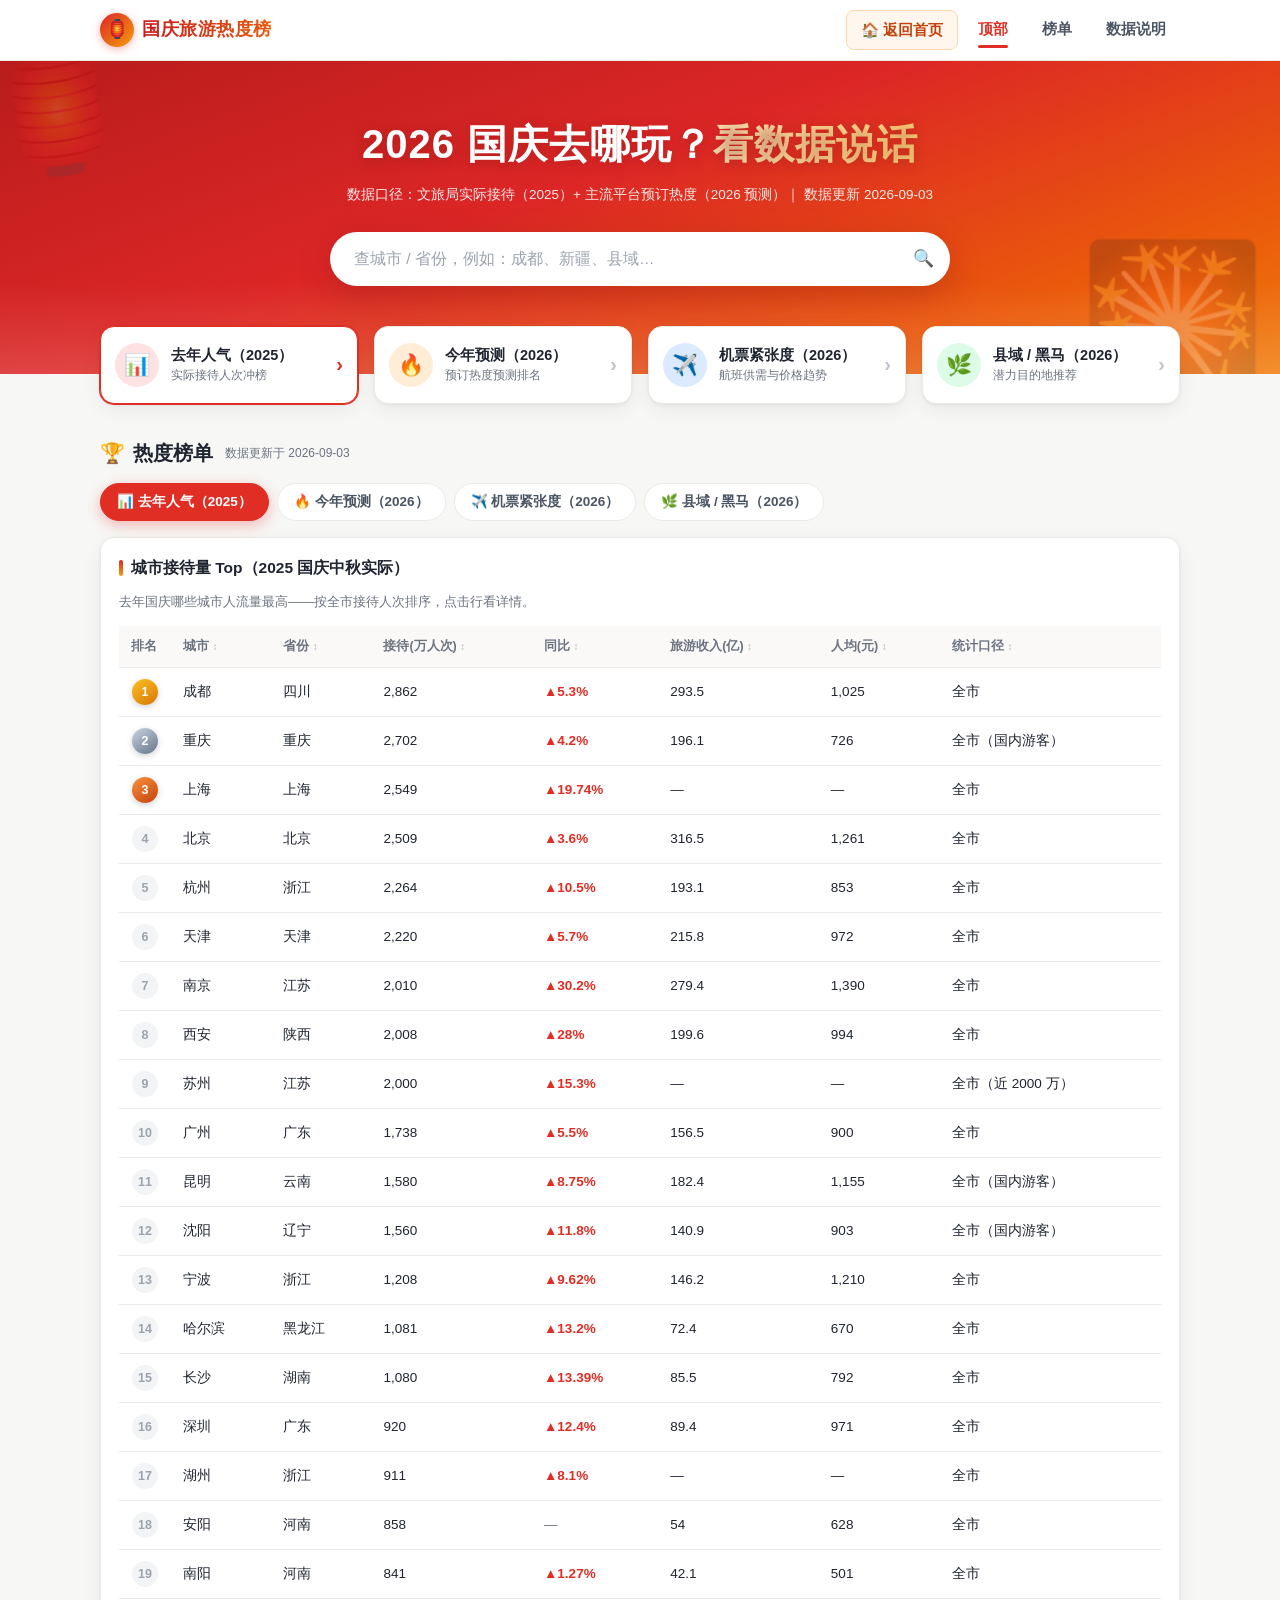
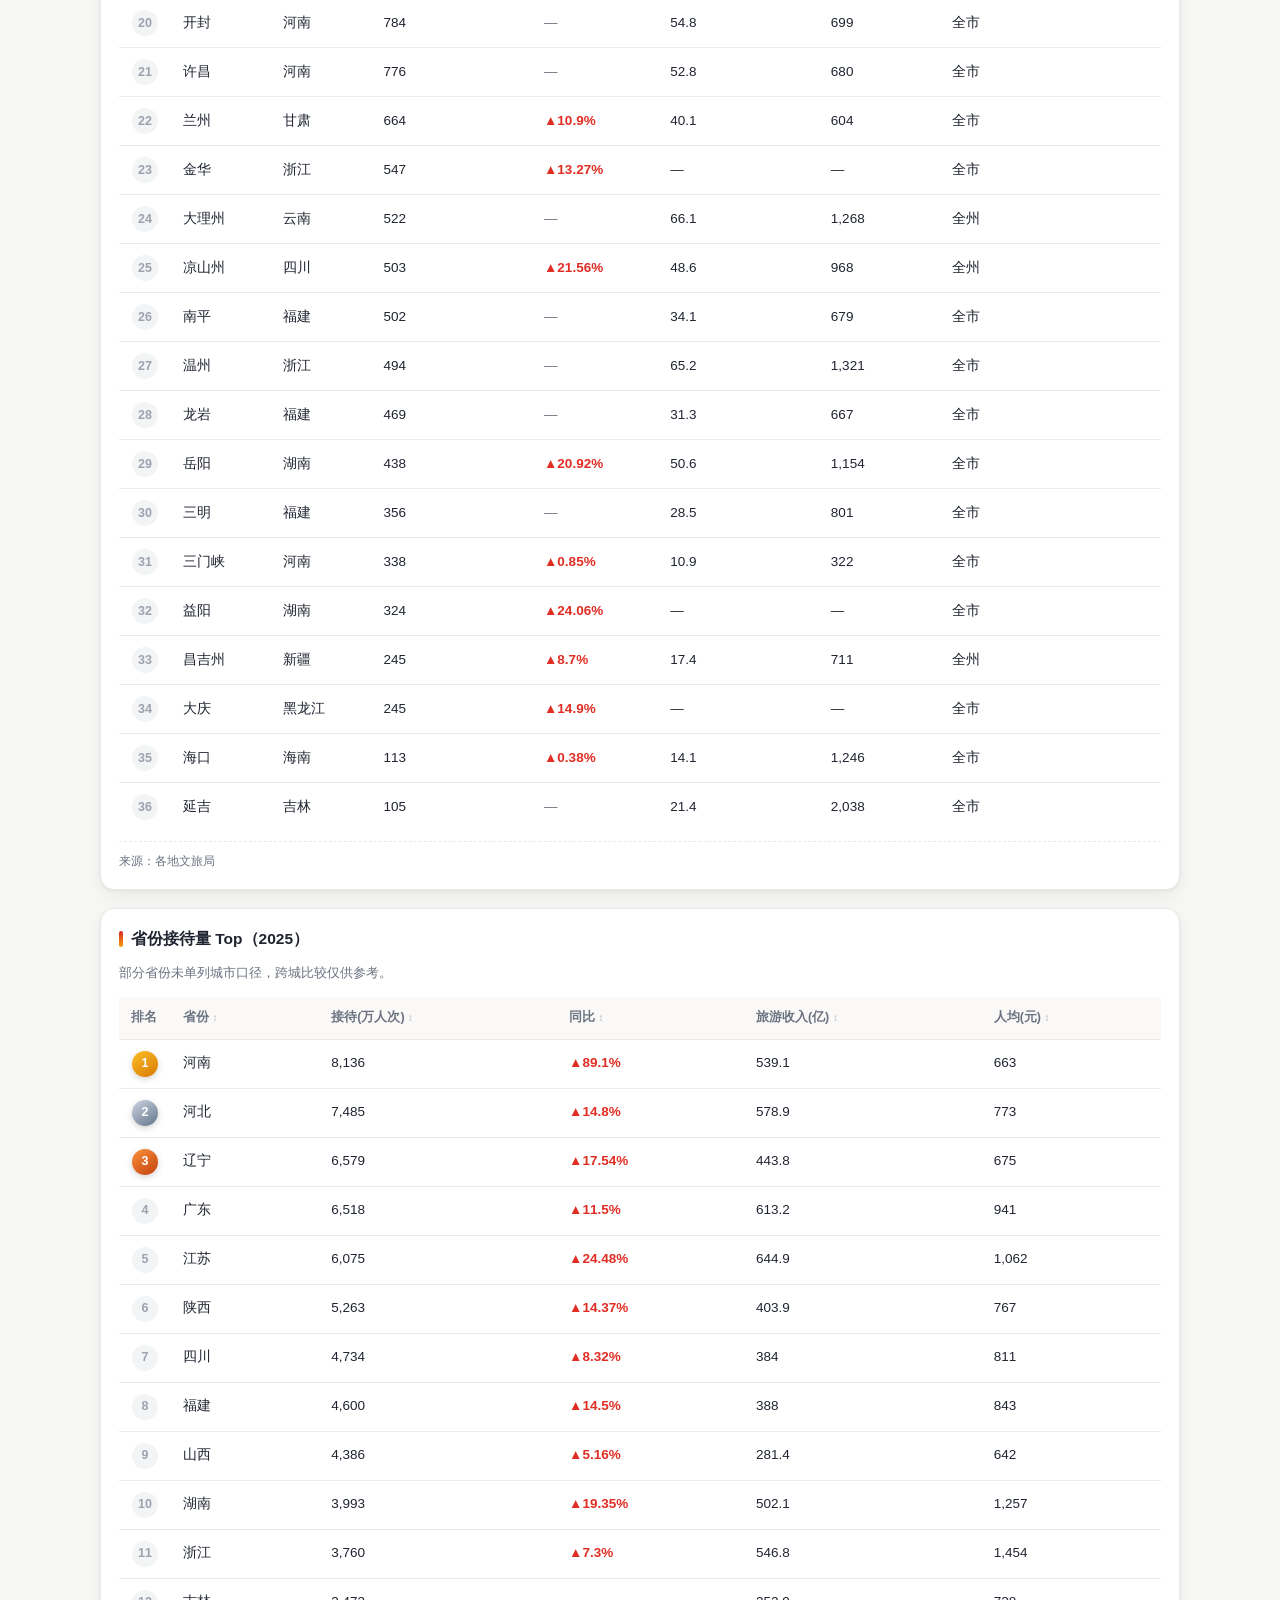
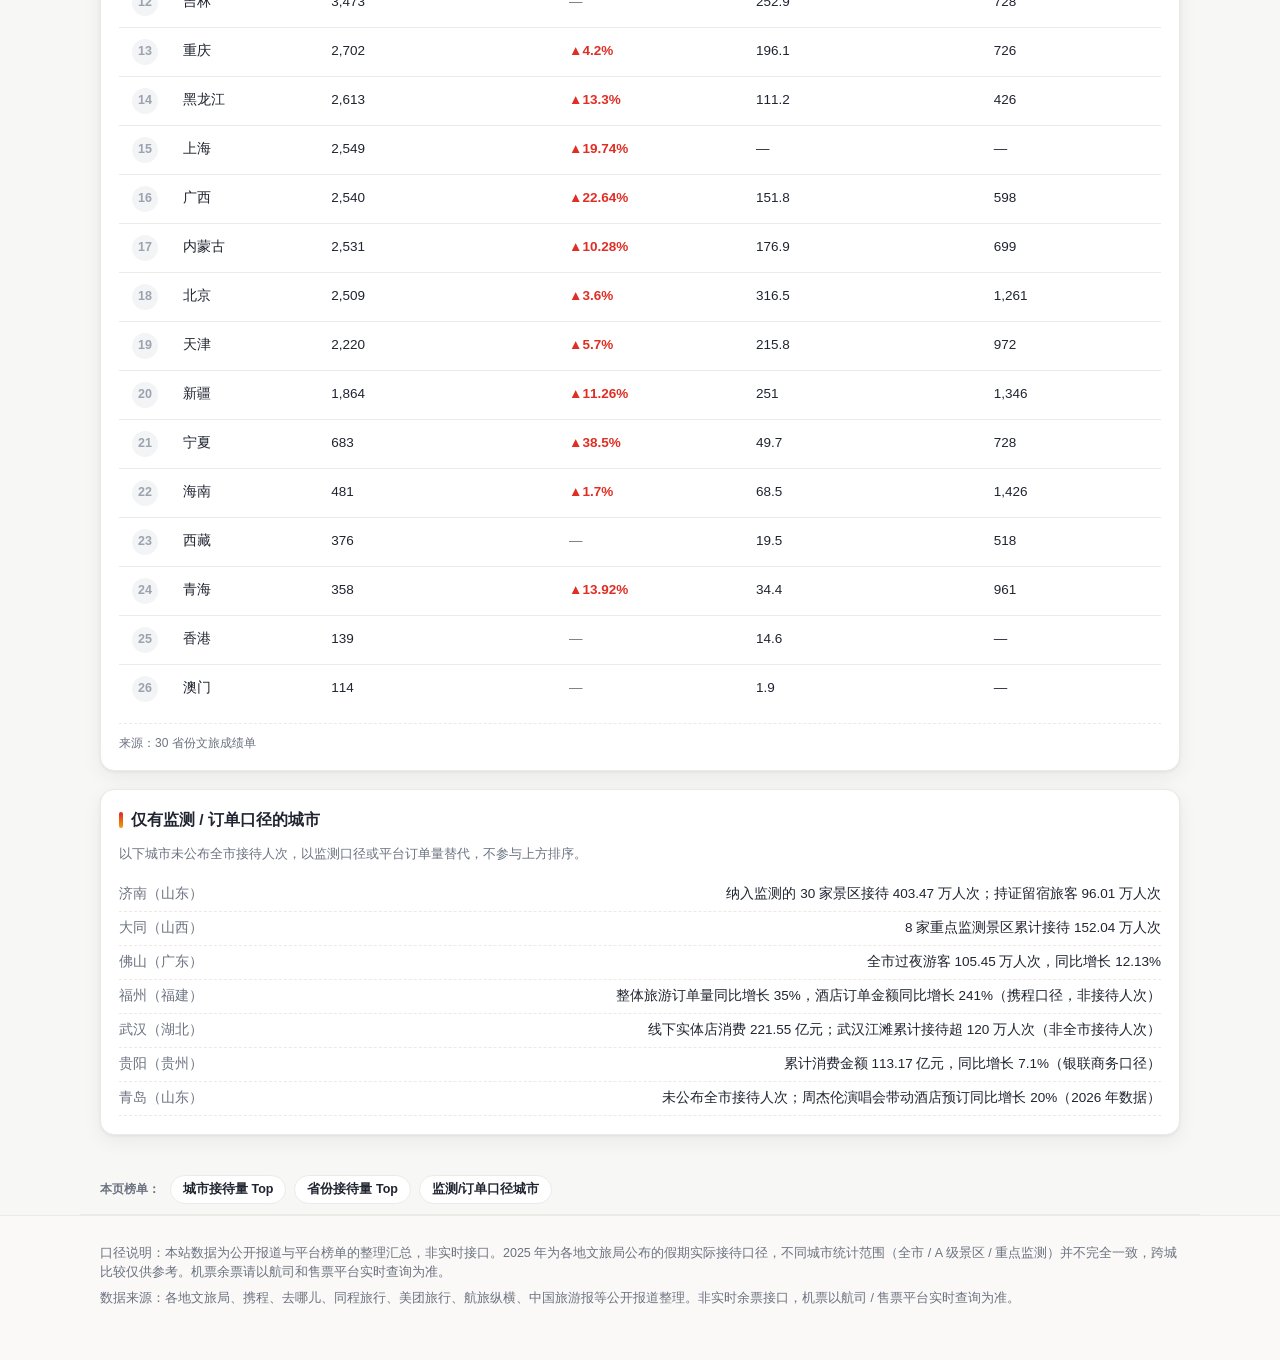
<file: guoqing-travel/index.html>
<!doctype html>
<html lang="zh-CN">
<head>
  <meta charset="utf-8" />
  <meta name="viewport" content="width=device-width, initial-scale=1" />
  <title>国庆旅游热度榜 · 查询工具</title>
  <meta name="description" content="2025 国庆实际人气 + 2026 国庆预测热度与机票紧张度查询榜单" />
  <link rel="stylesheet" href="styles.css?v=20260905a" />
</head>
<body id="top">

  <!-- 顶部白色吸顶导航 -->
  <header class="topnav">
    <div class="wrap topnav-inner">
      <a class="brand" href="#top">
        <span class="brand-mark">🏮</span>
        <span class="brand-name">国庆旅游热度榜</span>
      </a>
      <nav class="nav-links">
        <a href="/" class="nav-link home-link">🏠 返回首页</a>
        <a href="#top" class="nav-link active">顶部</a>
        <a href="#rank-top" class="nav-link">榜单</a>
        <a href="#disclaimer" class="nav-link">数据说明</a>
      </nav>
    </div>
  </header>

  <!-- Hero 区：标题 + 大搜索框 -->
  <section class="hero">
    <div class="hero-deco hero-deco-l" aria-hidden="true">🏮</div>
    <div class="hero-deco hero-deco-r" aria-hidden="true">🎇</div>
    <div class="wrap hero-inner">
      <h2 class="hero-title">2026 国庆去哪玩？<em>看数据说话</em></h2>
      <p class="hero-sub" id="subtitle">加载中…</p>
      <div class="search-box">
        <input id="search" type="search" placeholder="查城市 / 省份，例如：成都、新疆、县域…" autocomplete="off" />
        <button id="clearBtn" type="button" title="清空">✕</button>
        <span class="search-icon" aria-hidden="true">🔍</span>
      </div>
    </div>
  </section>

  <!-- 四张分类入口卡片（点击切换下方榜单） -->
  <section class="wrap cat-wrap" aria-label="榜单分类入口">
    <button class="cat-card active" type="button" data-tab="actual">
      <span class="cat-icon ci-red">📊</span>
      <span class="cat-text">
        <b>去年人气（2025）</b>
        <small>实际接待人次冲榜</small>
      </span>
      <span class="cat-arrow">›</span>
    </button>
    <button class="cat-card" type="button" data-tab="predict">
      <span class="cat-icon ci-orange">🔥</span>
      <span class="cat-text">
        <b>今年预测（2026）</b>
        <small>预订热度预测排名</small>
      </span>
      <span class="cat-arrow">›</span>
    </button>
    <button class="cat-card" type="button" data-tab="ticket">
      <span class="cat-icon ci-blue">✈️</span>
      <span class="cat-text">
        <b>机票紧张度（2026）</b>
        <small>航班供需与价格趋势</small>
      </span>
      <span class="cat-arrow">›</span>
    </button>
    <button class="cat-card" type="button" data-tab="county">
      <span class="cat-icon ci-green">🌿</span>
      <span class="cat-text">
        <b>县域 / 黑马（2026）</b>
        <small>潜力目的地推荐</small>
      </span>
      <span class="cat-arrow">›</span>
    </button>
  </section>

  <!-- 榜单区 -->
  <main class="wrap" id="rank-top">
    <div class="rank-head">
      <h3 class="rank-title"><span class="rank-trophy">🏆</span> 热度榜单 <small id="updatedAt"></small></h3>
      <nav class="tabs" id="tabs">
        <button class="tab active" data-tab="actual">📊 去年人气（2025）</button>
        <button class="tab" data-tab="predict">🔥 今年预测（2026）</button>
        <button class="tab" data-tab="ticket">✈️ 机票紧张度（2026）</button>
        <button class="tab" data-tab="county">🌿 县域 / 黑马（2026）</button>
      </nav>
    </div>
    <!-- 各榜单由 app.js 渲染 -->
    <div id="main"></div>
  </main>

  <nav class="toc wrap" id="toc" aria-label="本页榜单导航"></nav>

  <footer class="site-footer">
    <div class="wrap">
      <p id="disclaimer">数据说明加载中…</p>
      <p class="muted">数据来源：各地文旅局、携程、去哪儿、同程旅行、美团旅行、航旅纵横、中国旅游报等公开报道整理。非实时余票接口，机票以航司 / 售票平台实时查询为准。</p>
    </div>
  </footer>

  <!-- 城市详情弹层 -->
  <div class="modal-backdrop" id="modal" hidden>
    <div class="modal" role="dialog" aria-modal="true">
      <button class="modal-close" id="modalClose" type="button">✕</button>
      <div id="modalBody"></div>
    </div>
  </div>

  <button id="toTop" type="button" title="回到顶部" aria-label="回到顶部">↑<span>顶部</span></button>

  <script src="data.js?v=20260904a"></script>
  <script src="app.js?v=20260904a"></script>
</body>
</html>
</file>
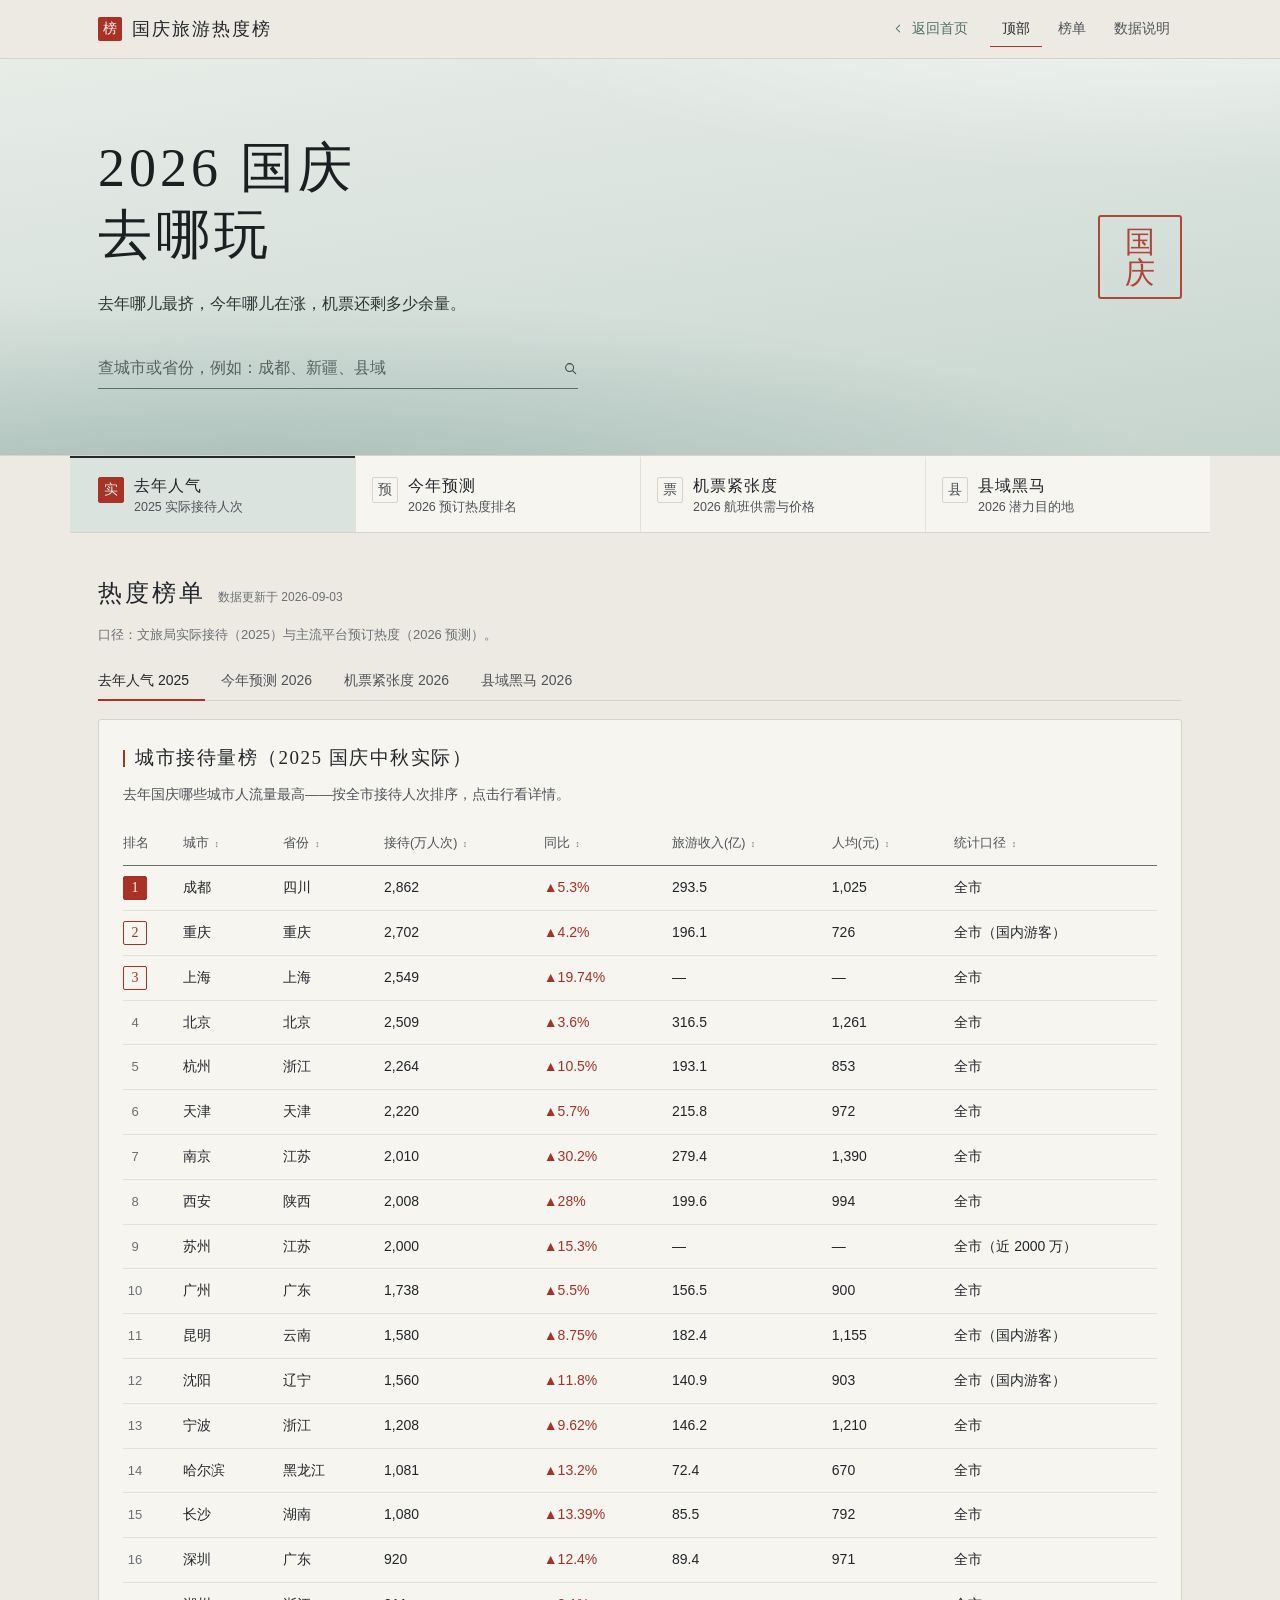
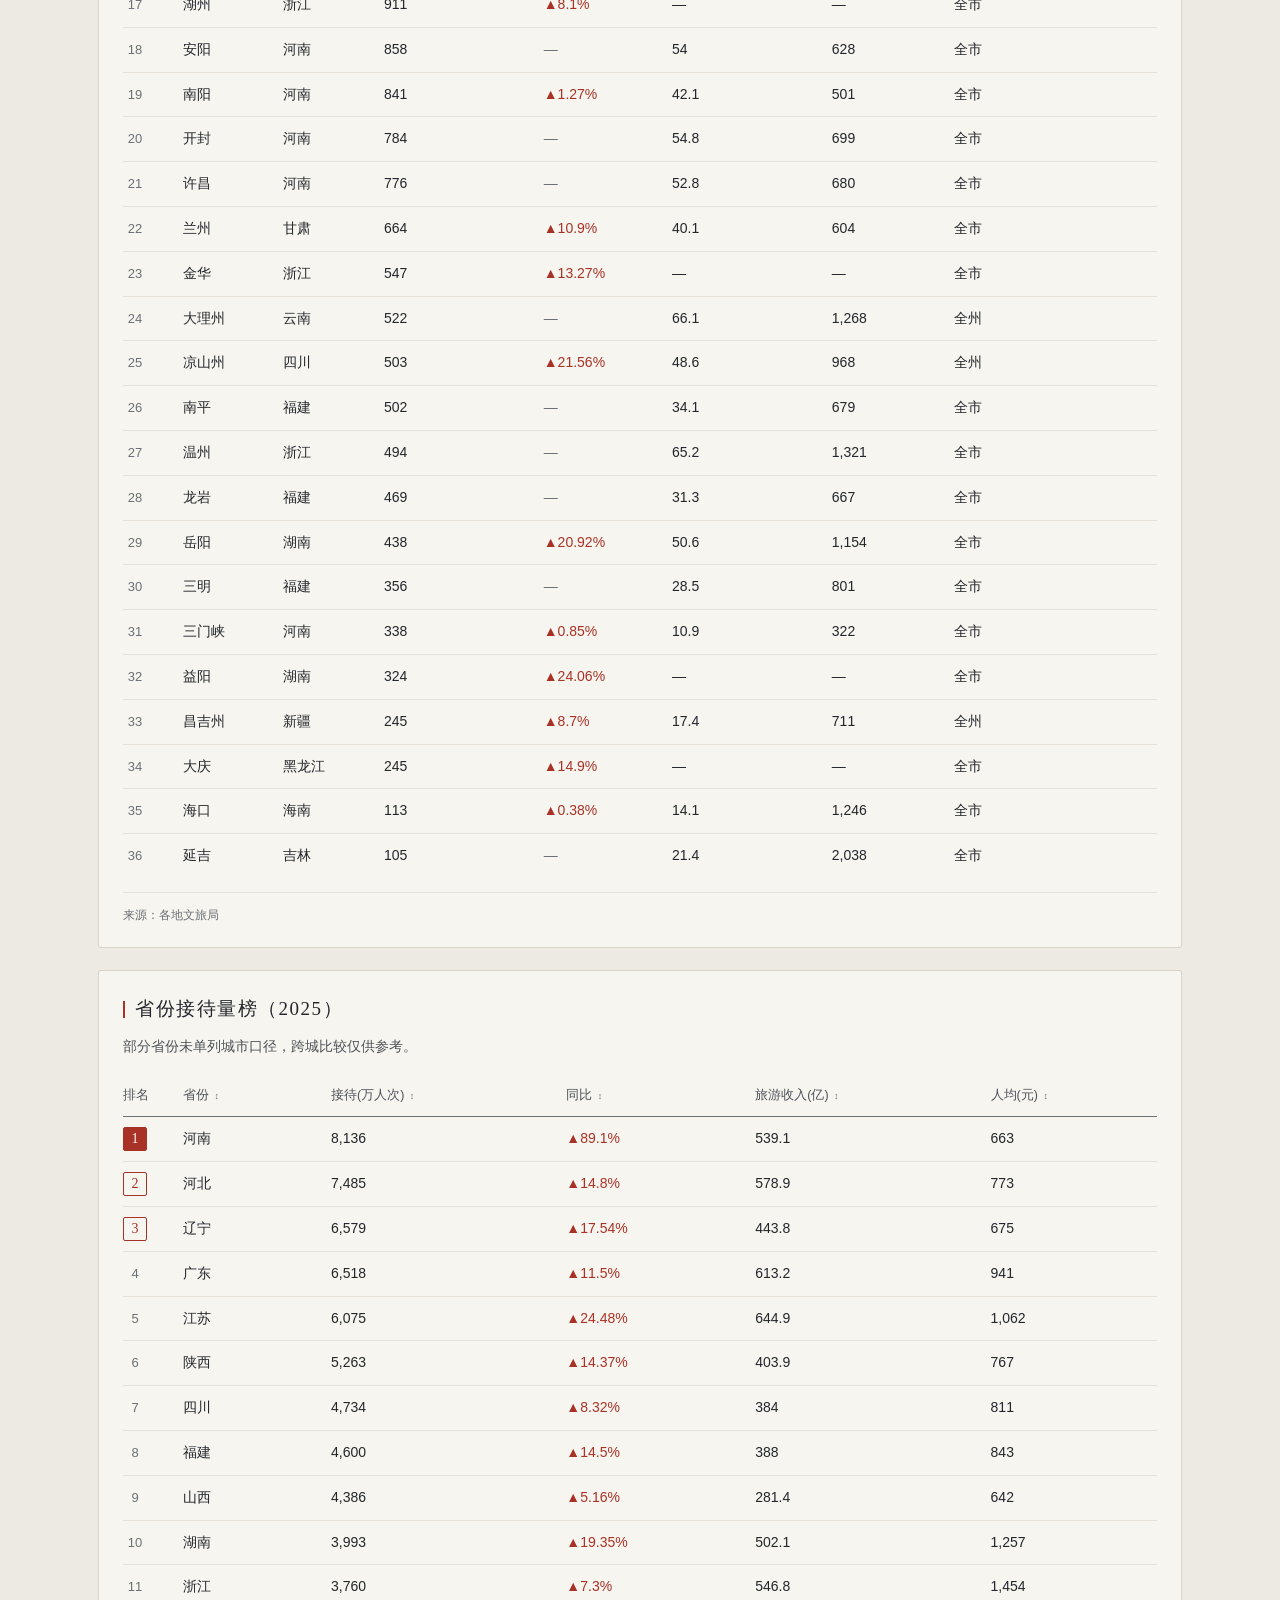
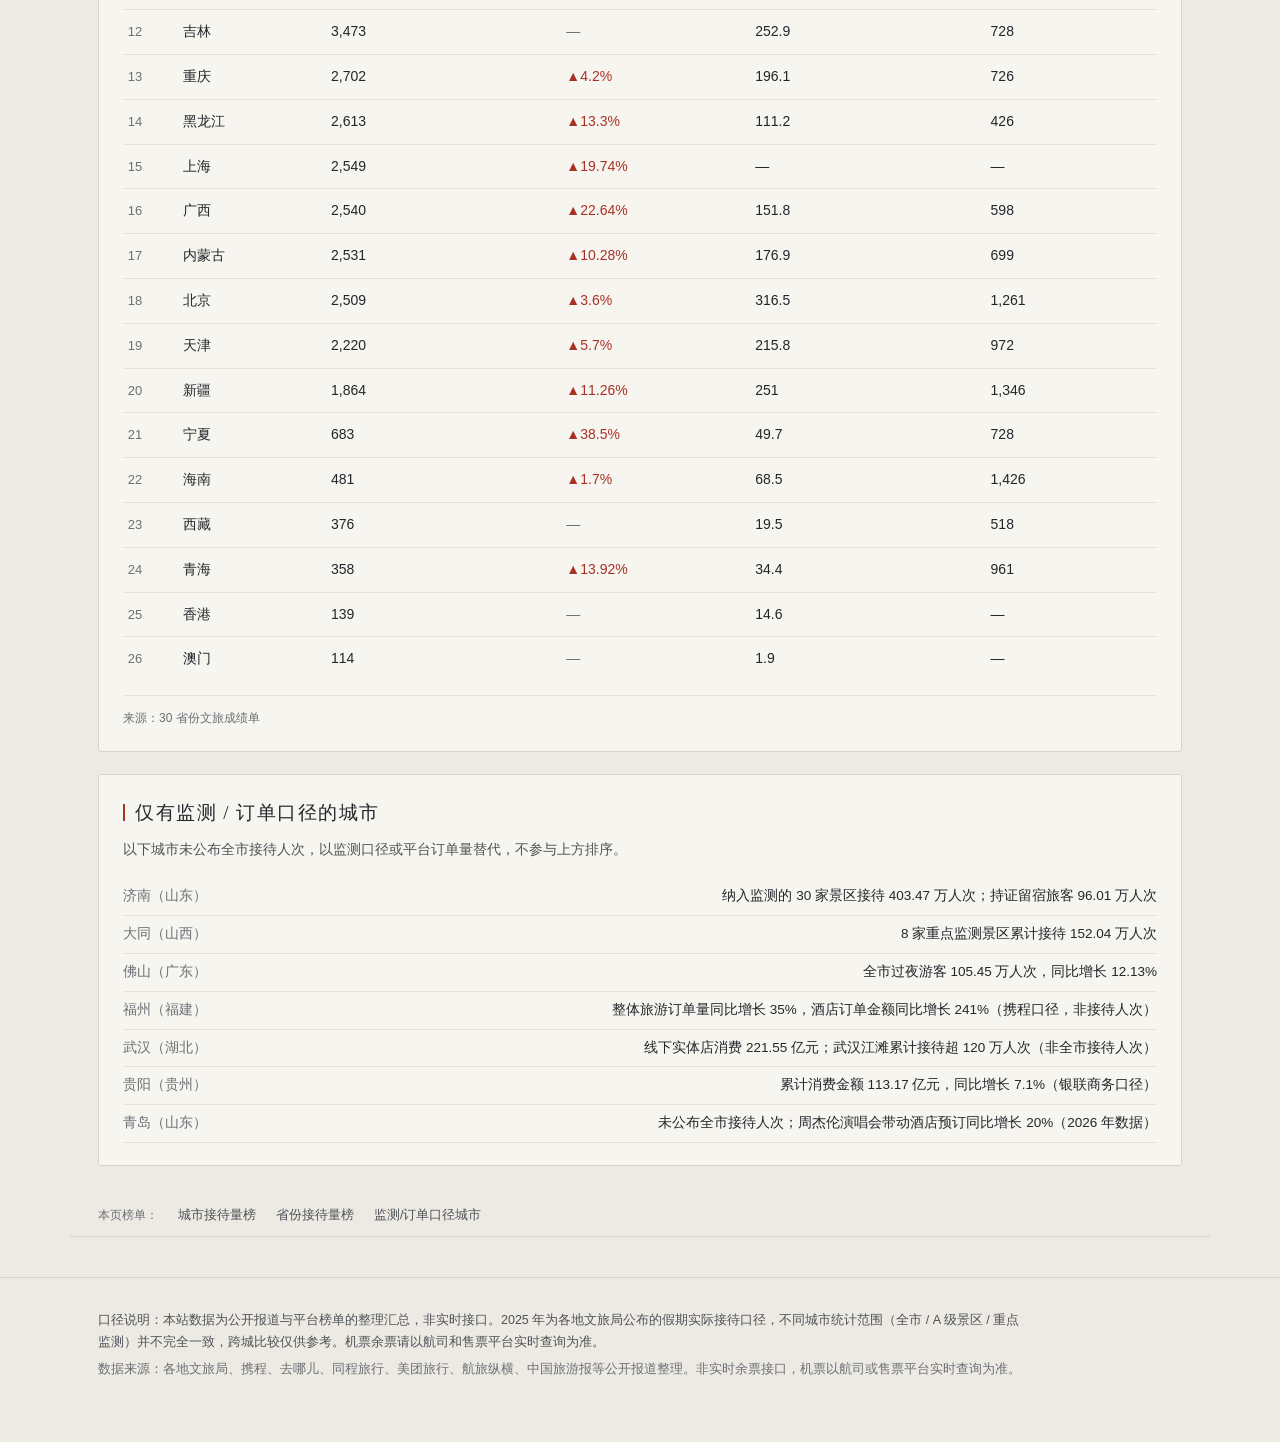
<file: travel/index.html>
<!doctype html>
<html lang="zh-CN">
<head>
  <meta charset="utf-8" />
  <meta name="viewport" content="width=device-width, initial-scale=1" />
  <title>国庆旅游热度榜 · 查询工具</title>
  <meta name="description" content="2025 国庆实际人气 + 2026 国庆预测热度与机票紧张度查询榜单" />
  <link rel="stylesheet" href="styles.css?v=20260903song" />
</head>
<body id="top">

  <header class="topnav">
    <div class="wrap topnav-inner">
      <a class="brand" href="#top">
        <span class="seal" aria-hidden="true">榜</span>
        <span class="brand-name">国庆旅游热度榜</span>
      </a>
      <nav class="nav-links">
        <a href="/" class="nav-link home-link">
          <svg class="ico" viewBox="0 0 20 20" aria-hidden="true"><path d="M11.5 5.5 L7 10 l4.5 4.5" stroke-linecap="round" stroke-linejoin="round"/></svg>
          返回首页
        </a>
        <a href="#top" class="nav-link active">顶部</a>
        <a href="#rank-top" class="nav-link">榜单</a>
        <a href="#disclaimer" class="nav-link">数据说明</a>
      </nav>
    </div>
  </header>

  <section class="hero">
    <div class="wrap">
      <div class="hero-inner">
        <h1 class="hero-title">2026 国庆<em>去哪玩</em></h1>
        <p class="hero-lede">去年哪儿最挤，今年哪儿在涨，机票还剩多少余量。</p>
        <div class="search-box">
          <input id="search" type="search" placeholder="查城市或省份，例如：成都、新疆、县域" autocomplete="off" aria-label="查城市或省份" />
          <span class="search-icon" aria-hidden="true">
            <svg class="ico" viewBox="0 0 20 20"><circle cx="8.8" cy="8.8" r="5.3"/><path d="M12.8 12.8 L17 17" stroke-linecap="round"/></svg>
          </span>
          <button id="clearBtn" type="button" title="清空" aria-label="清空搜索">×</button>
        </div>
      </div>
    </div>
    <div class="hero-seal" aria-hidden="true"><span>国</span><span>庆</span></div>
  </section>

  <section class="wrap cat-wrap" aria-label="榜单分类入口">
    <button class="cat-card active" type="button" data-tab="actual">
      <span class="cat-icon" aria-hidden="true">实</span>
      <span class="cat-text">
        <b>去年人气</b>
        <small>2025 实际接待人次</small>
      </span>
    </button>
    <button class="cat-card" type="button" data-tab="predict">
      <span class="cat-icon" aria-hidden="true">预</span>
      <span class="cat-text">
        <b>今年预测</b>
        <small>2026 预订热度排名</small>
      </span>
    </button>
    <button class="cat-card" type="button" data-tab="ticket">
      <span class="cat-icon" aria-hidden="true">票</span>
      <span class="cat-text">
        <b>机票紧张度</b>
        <small>2026 航班供需与价格</small>
      </span>
    </button>
    <button class="cat-card" type="button" data-tab="county">
      <span class="cat-icon" aria-hidden="true">县</span>
      <span class="cat-text">
        <b>县域黑马</b>
        <small>2026 潜力目的地</small>
      </span>
    </button>
  </section>

  <main class="wrap" id="rank-top">
    <div class="rank-head">
      <h2 class="rank-title">热度榜单 <small id="updatedAt"></small></h2>
      <p class="hero-sub" id="subtitle">加载中…</p>
      <nav class="tabs" id="tabs">
        <button class="tab active" data-tab="actual">去年人气 2025</button>
        <button class="tab" data-tab="predict">今年预测 2026</button>
        <button class="tab" data-tab="ticket">机票紧张度 2026</button>
        <button class="tab" data-tab="county">县域黑马 2026</button>
      </nav>
    </div>
    <!-- 各榜单由 app.js 渲染 -->
    <div id="main"></div>
  </main>

  <nav class="toc wrap" id="toc" aria-label="本页榜单导航"></nav>

  <footer class="site-footer">
    <div class="wrap">
      <p id="disclaimer">数据说明加载中…</p>
      <p class="muted">数据来源：各地文旅局、携程、去哪儿、同程旅行、美团旅行、航旅纵横、中国旅游报等公开报道整理。非实时余票接口，机票以航司或售票平台实时查询为准。</p>
    </div>
  </footer>

  <!-- 城市详情弹层 -->
  <div class="modal-backdrop" id="modal" hidden>
    <div class="modal" role="dialog" aria-modal="true">
      <button class="modal-close" id="modalClose" type="button" aria-label="关闭">×</button>
      <div id="modalBody"></div>
    </div>
  </div>

  <button id="toTop" type="button" title="回到顶部" aria-label="回到顶部">顶<span>顶部</span></button>

  <script src="data.js?v=20260903song"></script>
  <script src="app.js?v=20260903song"></script>
</body>
</html>
</file>
<file: guoqing-travel/styles.css>
:root {
  --bg: #f7f7f5;
  --card: #ffffff;
  --ink: #1f2430;
  --muted: #6b7280;
  --line: #eceae6;
  --accent: #e02e24;
  --accent-deep: #c81e1e;
  --accent-soft: #fef2f2;
  --blue: #2f6fed;
  --orange: #f97316;
  --green: #16a34a;
  --up: #e02e24;      /* 涨：红（中国惯例） */
  --down: #16a34a;    /* 跌：绿 */
  --shadow: 0 1px 3px rgba(16, 24, 40, .06), 0 6px 20px rgba(16, 24, 40, .06);
  --shadow-lg: 0 12px 40px rgba(194, 65, 12, .16);
  --radius: 14px;
  --nav-h: 60px;
}

* { box-sizing: border-box; }

/* 关键：显式 display 会盖过浏览器 [hidden] 的默认 display:none，
   必须强制让带 hidden 属性的元素真正隐藏，否则弹层会一直显示并挡住整页。 */
[hidden] { display: none !important; }

html { scroll-behavior: smooth; }

body {
  margin: 0;
  font-family: -apple-system, BlinkMacSystemFont, "Segoe UI", "PingFang SC", "Hiragino Sans GB", "Microsoft YaHei", Roboto, Helvetica, Arial, sans-serif;
  background: var(--bg);
  color: var(--ink);
  line-height: 1.55;
  -webkit-font-smoothing: antialiased;
}

.wrap { max-width: 1120px; margin: 0 auto; padding: 0 20px; }

/* ---------- 顶部白色吸顶导航 ---------- */
.topnav {
  position: sticky; top: 0; z-index: 60;
  background: rgba(255, 255, 255, .92);
  backdrop-filter: blur(10px);
  border-bottom: 1px solid var(--line);
}
.topnav-inner {
  height: var(--nav-h);
  display: flex; align-items: center; justify-content: space-between; gap: 16px;
}
.brand {
  display: flex; align-items: center; gap: 8px;
  text-decoration: none;
}
.brand-mark {
  width: 34px; height: 34px; border-radius: 50%;
  background: linear-gradient(135deg, #dc2626, #f59e0b);
  display: inline-flex; align-items: center; justify-content: center;
  font-size: 18px;
  box-shadow: 0 2px 8px rgba(220, 38, 38, .35);
}
.brand-name {
  font-size: 18px; font-weight: 800; letter-spacing: .5px;
  background: linear-gradient(90deg, #c81e1e, #ea580c);
  -webkit-background-clip: text;
  background-clip: text;
  -webkit-text-fill-color: transparent;
}
.nav-links { display: flex; gap: 6px; }
.nav-link {
  position: relative;
  color: #4b5563; text-decoration: none;
  font-size: 14.5px; font-weight: 600;
  padding: 8px 14px;
  border-radius: 8px;
  transition: color .15s ease;
}
.nav-link:hover { color: var(--accent); }
.nav-link.active { color: var(--accent); }
.nav-link.active::after {
  content: ""; position: absolute; left: 14px; right: 14px; bottom: 2px;
  height: 3px; border-radius: 999px;
  background: var(--accent);
}
.nav-link.home-link {
  color: #c2410c;
  background: #fff7ed;
  border: 1px solid #fed7aa;
  font-weight: 700;
}
.nav-link.home-link:hover { background: #ffedd5; }

/* ---------- Hero 区 ---------- */
.hero {
  position: relative;
  background: linear-gradient(160deg, #b91c1c 0%, #dc2626 42%, #ea580c 78%, #f59e0b 120%);
  color: #fff;
  padding: 52px 0 88px;
  overflow: hidden;
}
.hero::after {
  content: "";
  position: absolute; left: 0; right: 0; bottom: 0; height: 90px;
  background: linear-gradient(180deg, rgba(255,255,255,0), rgba(255,255,255,.14));
  pointer-events: none;
}
.hero-deco {
  position: absolute; font-size: 120px; line-height: 1;
  opacity: .18; user-select: none; pointer-events: none;
  filter: saturate(1.2);
}
.hero-deco-l { left: -18px; top: -12px; transform: rotate(-8deg); }
.hero-deco-r { right: 14px; bottom: -22px; font-size: 150px; }
.hero-inner { position: relative; text-align: center; z-index: 1; }
.hero-title {
  margin: 0 0 10px;
  font-size: 40px; font-weight: 900; letter-spacing: 1px;
  text-shadow: 0 2px 12px rgba(120, 20, 20, .35);
}
.hero-title em {
  font-style: normal;
  background: linear-gradient(90deg, #ffe9b8, #ffd27a);
  -webkit-background-clip: text;
  background-clip: text;
  -webkit-text-fill-color: transparent;
}
.hero-sub {
  margin: 0 0 26px;
  font-size: 13.5px; opacity: .9;
}

/* ---------- 大搜索框 ---------- */
.search-box {
  position: relative;
  max-width: 620px; margin: 0 auto;
  display: flex; align-items: center;
  background: #fff;
  border-radius: 999px;
  padding: 6px 56px 6px 8px;
  box-shadow: 0 10px 32px rgba(120, 20, 20, .28);
}
.search-box input {
  flex: 1;
  border: 0; outline: none;
  background: transparent;
  color: var(--ink);
  padding: 12px 16px;
  font-size: 15.5px;
}
.search-box input::placeholder { color: #9ca3af; }
.search-box button {
  position: absolute; right: 10px; top: 50%; transform: translateY(-50%);
  border: 0; cursor: pointer;
  width: 28px; height: 28px; border-radius: 50%;
  background: #f3f4f6; color: #6b7280;
  font-size: 12px;
  display: none; align-items: center; justify-content: center;
}
.search-box button:hover { background: #e5e7eb; }
.search-box.has-value button { display: inline-flex; }
.search-icon {
  position: absolute; right: 16px; top: 50%; transform: translateY(-50%);
  font-size: 17px;
  pointer-events: none;
}
.search-box.has-value .search-icon { display: none; }

/* ---------- 四张分类入口卡片 ---------- */
.cat-wrap {
  display: grid;
  grid-template-columns: repeat(4, 1fr);
  gap: 16px;
  margin-top: -48px;
  position: relative; z-index: 5;
}
.cat-card {
  display: flex; align-items: center; gap: 12px;
  border: 1px solid var(--line);
  background: var(--card);
  border-radius: var(--radius);
  padding: 16px 14px;
  cursor: pointer;
  text-align: left;
  box-shadow: var(--shadow);
  transition: transform .15s ease, box-shadow .15s ease, border-color .15s ease;
  font-family: inherit;
}
.cat-card:hover {
  transform: translateY(-3px);
  box-shadow: var(--shadow-lg);
  border-color: #fca5a5;
}
.cat-card.active { border-color: var(--accent); box-shadow: 0 0 0 1px var(--accent), var(--shadow); }
.cat-icon {
  flex: 0 0 44px; width: 44px; height: 44px;
  border-radius: 50%;
  display: inline-flex; align-items: center; justify-content: center;
  font-size: 21px;
}
.ci-red { background: #fee2e2; }
.ci-orange { background: #ffedd5; }
.ci-blue { background: #dbeafe; }
.ci-green { background: #dcfce7; }
.cat-text { flex: 1; display: flex; flex-direction: column; gap: 2px; min-width: 0; }
.cat-text b { font-size: 14.5px; font-weight: 700; color: var(--ink); }
.cat-text small { font-size: 12px; color: var(--muted); }
.cat-arrow { color: #c0c4cc; font-size: 20px; font-weight: 600; }
.cat-card.active .cat-arrow { color: var(--accent); }

/* ---------- 榜单区头部 ---------- */
#rank-top { padding-top: 34px; padding-bottom: 12px; scroll-margin-top: calc(var(--nav-h) + 8px); }
.rank-head { margin-bottom: 16px; }
.rank-title {
  margin: 0 0 14px;
  font-size: 20px; font-weight: 800;
  display: flex; align-items: center; gap: 8px;
}
.rank-title small { font-size: 12px; font-weight: 500; color: var(--muted); margin-left: 4px; }
.rank-trophy { font-size: 20px; }

/* ---------- 胶囊 Tabs ---------- */
.tabs {
  display: flex;
  gap: 8px;
  flex-wrap: wrap;
}
.tab {
  border: 1px solid var(--line);
  background: var(--card);
  color: #4b5563;
  padding: 9px 16px;
  border-radius: 999px;
  cursor: pointer;
  font-size: 13.5px;
  font-weight: 600;
  font-family: inherit;
  transition: all .15s ease;
}
.tab:hover { border-color: var(--accent); color: var(--accent); }
.tab.active {
  background: var(--accent);
  border-color: var(--accent);
  color: #fff;
  box-shadow: 0 4px 14px rgba(224, 46, 36, .32);
}

/* ---------- Main / cards ---------- */
main { min-height: 320px; }

.board-desc { color: var(--muted); font-size: 13px; margin: 0 0 14px; }

.chips { display: flex; flex-wrap: wrap; gap: 8px; margin: 10px 0 16px; }
.chip {
  background: #fff;
  border: 1px solid var(--line);
  border-radius: 10px;
  padding: 8px 12px;
  font-size: 13px;
  display: flex;
  align-items: center;
  gap: 6px;
}
.chip b { color: var(--accent); }
.chip .rk { color: var(--muted); font-size: 12px; }

.card {
  background: var(--card);
  border: 1px solid var(--line);
  border-radius: var(--radius);
  box-shadow: var(--shadow);
  padding: 18px;
  margin-bottom: 18px;
  overflow: hidden;
}
.card h3 { margin: 0 0 12px; font-size: 15.5px; display: flex; align-items: center; gap: 8px; }
.card h3::before {
  content: ""; width: 4px; height: 16px; border-radius: 2px;
  background: linear-gradient(180deg, #dc2626, #f59e0b);
}
.card .src { color: var(--muted); font-size: 12px; margin-top: 10px; padding-top: 10px; border-top: 1px dashed var(--line); }

/* ---------- 表格 ---------- */
.table-scroll { overflow-x: auto; }
table { border-collapse: collapse; width: 100%; font-size: 13.5px; }
th, td { padding: 11px 12px; text-align: left; white-space: nowrap; border-bottom: 1px solid var(--line); }
th {
  background: #faf9f7;
  color: var(--muted);
  font-weight: 600;
  font-size: 12.5px;
  position: sticky;
  top: 0;
  cursor: pointer;
  user-select: none;
}
th .arrow { font-size: 10px; opacity: .5; }
th.sorted .arrow { opacity: 1; color: var(--accent); }
tbody tr { cursor: pointer; transition: background .12s; }
tbody tr:hover { background: #fff8f3; }
tbody tr:last-child td { border-bottom: 0; }
.num { font-variant-numeric: tabular-nums; }
.muted { color: var(--muted); }

/* 排名徽章列 */
th.rk-col { cursor: default; }
td.rk-cell { width: 52px; text-align: center; }
.medal {
  display: inline-flex; align-items: center; justify-content: center;
  width: 26px; height: 26px; border-radius: 50%;
  font-size: 12.5px; font-weight: 800; color: #fff;
  box-shadow: 0 2px 6px rgba(0,0,0,.18);
}
.medal.m1 { background: linear-gradient(145deg, #fbbf24, #d97706); }
.medal.m2 { background: linear-gradient(145deg, #cbd5e1, #64748b); }
.medal.m3 { background: linear-gradient(145deg, #fb923c, #c2410c); }
.rknum {
  display: inline-flex; align-items: center; justify-content: center;
  min-width: 26px; height: 26px; border-radius: 50%;
  font-size: 12.5px; font-weight: 600; color: #9ca3af;
  background: #f3f4f6;
}

/* 同比涨跌：涨红跌绿（中国惯例） */
.pos { color: var(--up); font-weight: 600; }
.neg { color: var(--down); font-weight: 600; }

/* 表格内热度条 */
.hbar {
  height: 7px; border-radius: 999px;
  background: #f3e8e2;
  overflow: hidden;
  margin-top: 5px;
  min-width: 90px;
}
.hbar > i {
  display: block; height: 100%; border-radius: 999px;
  background: linear-gradient(90deg, #fb923c, #dc2626);
}

/* ---------- Badges ---------- */
.badge {
  display: inline-block;
  padding: 2px 9px;
  border-radius: 999px;
  font-size: 12px;
  font-weight: 600;
  line-height: 1.7;
}
.badge.sold_out { background: #fee2e2; color: #dc2626; }
.badge.tight { background: #ffedd5; color: #ea580c; }
.badge.normal { background: #dbeafe; color: #2563eb; }
.badge.cheap { background: #dcfce7; color: #16a34a; }
.badge.dim { background: #f3f4f6; color: #6b7280; }

.pill {
  display: inline-block;
  padding: 1px 8px;
  border-radius: 6px;
  font-size: 12px;
  background: #f3f4f6;
  color: #374151;
  margin: 1px 2px;
}

/* ---------- Stat grid in modal ---------- */
.stat-grid { display: grid; grid-template-columns: repeat(2, 1fr); gap: 10px; margin: 12px 0; }
.stat {
  background: #faf9f7;
  border: 1px solid var(--line);
  border-radius: 10px;
  padding: 10px 12px;
}
.stat .k { font-size: 12px; color: var(--muted); }
.stat .v { font-size: 17px; font-weight: 700; margin-top: 2px; color: var(--accent-deep); }
.stat .v small { font-size: 12px; font-weight: 500; color: var(--muted); }

.detail-section { margin-top: 16px; }
.detail-section h4 { margin: 0 0 8px; font-size: 14px; border-left: 3px solid var(--accent); padding-left: 8px; }
.kv { display: flex; justify-content: space-between; gap: 12px; padding: 6px 0; border-bottom: 1px dashed var(--line); font-size: 13.5px; }
.kv .k { color: var(--muted); }
.bar { height: 8px; border-radius: 999px; background: #f3e8e2; overflow: hidden; margin-top: 4px; }
.bar > i { display: block; height: 100%; background: linear-gradient(90deg, #f59e0b, #dc2626); }

/* ---------- Modal ---------- */
.modal-backdrop {
  position: fixed; inset: 0;
  background: rgba(15, 23, 42, .45);
  display: flex; align-items: flex-start; justify-content: center;
  padding: 40px 16px; overflow-y: auto; z-index: 50;
}
.modal {
  background: #fff; border-radius: 16px; max-width: 640px; width: 100%;
  padding: 22px; position: relative; box-shadow: 0 20px 60px rgba(0,0,0,.25);
}
.modal-close {
  position: absolute; top: 12px; right: 12px;
  border: 0; background: #f3f4f6; border-radius: 8px; width: 32px; height: 32px;
  cursor: pointer; font-size: 14px; color: #374151;
}
.modal h2 { margin: 0 0 2px; font-size: 22px; }
.modal .prov { color: var(--muted); font-size: 13px; margin-bottom: 4px; }

/* ---------- Footer ---------- */
.site-footer {
  background: #faf9f7;
  border-top: 1px solid var(--line);
  padding: 22px 0 46px;
  color: var(--muted);
  font-size: 12.5px;
  scroll-margin-top: calc(var(--nav-h) + 8px);
}
.site-footer p { margin: 6px 0; }

.empty { text-align: center; color: var(--muted); padding: 30px; }

/* ---------- 本页榜单吸顶导航 ---------- */
.toc {
  position: sticky; top: var(--nav-h); z-index: 20;
  display: flex; flex-wrap: wrap; align-items: center; gap: 8px;
  background: rgba(247, 247, 245, .96);
  border-bottom: 1px solid var(--line);
  padding: 10px 20px; margin: 0 auto;
  max-width: 1120px;
}
.toc-label { font-size: 12px; color: var(--muted); font-weight: 600; margin-right: 2px; }
.toc-item {
  border: 1px solid var(--line); background: #fff; color: var(--ink);
  padding: 5px 12px; border-radius: 999px; cursor: pointer;
  font-size: 12.5px; font-weight: 600; transition: all .15s ease; white-space: nowrap;
  font-family: inherit;
}
.toc-item:hover { border-color: var(--accent); color: var(--accent); }
.toc-item:active { background: var(--accent-soft); }

/* ---------- 参考榜内子区块（平台分区） ---------- */
.sub { margin-top: 14px; padding-top: 12px; border-top: 1px dashed var(--line); }
.sub:first-of-type { margin-top: 6px; padding-top: 0; border-top: 0; }
.sub h4 { margin: 0 0 8px; font-size: 14px; color: var(--ink); display: flex; align-items: center; gap: 6px; }
.sub-src { font-size: 11.5px; font-weight: 500; color: var(--muted); background: #f3f4f6; border-radius: 6px; padding: 1px 7px; }

/* 锚点跳转时给卡片留白，避免被吸顶导航盖住 */
.card { scroll-margin-top: calc(var(--nav-h) + 56px); }

/* ---------- 回到顶部按钮 ---------- */
#toTop {
  position: fixed; right: 18px; bottom: 18px; z-index: 40;
  display: none; flex-direction: column; align-items: center; justify-content: center;
  width: 52px; height: 52px; border: 0; border-radius: 14px;
  background: var(--accent); color: #fff; cursor: pointer;
  font-size: 18px; line-height: 1; box-shadow: var(--shadow);
  transition: opacity .2s ease, transform .2s ease;
}
#toTop span { font-size: 10px; margin-top: 2px; font-weight: 600; }
#toTop.show { display: flex; }
#toTop:hover { transform: translateY(-2px); }
#toTop:active { transform: translateY(0); }

/* ---------- 响应式 ---------- */
@media (max-width: 960px) {
  .cat-wrap { grid-template-columns: repeat(2, 1fr); }
  .hero-title { font-size: 30px; }
}
@media (max-width: 560px) {
  .brand-name { font-size: 15px; }
  .nav-link { padding: 8px 9px; font-size: 13.5px; }
  .hero { padding: 36px 0 78px; }
  .hero-title { font-size: 24px; }
  .hero-deco { font-size: 80px; opacity: .14; }
  .cat-wrap { grid-template-columns: 1fr; margin-top: -40px; }
  .stat-grid { grid-template-columns: 1fr; }
  th, td { padding: 8px 9px; }
  td.rk-cell { width: 42px; }
}
</file>
<file: travel/styles.css>
/* 国庆旅游热度榜 · 宋瓷水墨
   设计意图：托纸/册页两层纸面靠明度分层，界线用发丝墨线，
   天青作主色、朱砂只做印章级点睛，热度用「墨分五色」离散表达。 */

:root {
  /* 纸 */
  --paper: #edeae3;
  --leaf: #f7f5f0;
  --leaf-2: #f2efe9;
  /* 墨分五色 */
  --ink: #23262b;
  --ink-2: #3d4349;
  --ink-3: #4e5358;
  --ink-4: #6b7075;
  /* 界线 */
  --rule: #d8d3c9;
  --rule-2: #e5e1d9;
  /* 釉色 */
  --celadon: #7e9c99;
  --celadon-deep: #4f6e6b;
  --celadon-wash: #dbe3df;
  /* 语义 */
  --cinnabar: #a93226;
  --plum: #3f6b54;
  --ochre: #8a5a22;
  --up: #a93226;
  --down: #3f6b54;

  --song: "Source Han Serif SC", "Noto Serif CJK SC", "Noto Serif SC",
    "Songti SC", "STSong", "SimSun", "Han Serif", serif;
  --hei: "Source Han Sans SC", "Noto Sans CJK SC", -apple-system,
    BlinkMacSystemFont, "PingFang SC", "Hiragino Sans GB", "Microsoft YaHei",
    Roboto, Helvetica, Arial, sans-serif;

  --nav-h: 58px;
}

* { box-sizing: border-box; }

/* 显式 display 会盖过浏览器 [hidden] 的默认 display:none，
   必须强制隐藏，否则弹层会一直显示并挡住整页。 */
[hidden] { display: none !important; }

html { scroll-behavior: smooth; }

body {
  margin: 0;
  font-family: var(--hei);
  font-size: 15px;
  background: var(--paper);
  color: var(--ink);
  line-height: 1.7;
  -webkit-font-smoothing: antialiased;
}

/* 中文界面全局加粗会糊：字重收到 500，靠字号、字族与颜色分层 */
b, strong { font-weight: 500; }

.wrap { max-width: 1140px; margin: 0 auto; padding: 0 28px; }

/* 印：朱砂方章，替代彩色 emoji 图标 */
.seal {
  display: inline-flex; align-items: center; justify-content: center;
  width: 24px; height: 24px; flex: 0 0 24px;
  border-radius: 2px;
  background: var(--cinnabar); color: var(--leaf);
  font-family: var(--song); font-size: 14px; line-height: 1;
  font-weight: 400;
}
.seal-ink { background: transparent; color: var(--ink-3); border: 1px solid var(--rule); }

/* 细线图标：统一 1.4 描边，跟着文字颜色走 */
.ico { width: 15px; height: 15px; flex: 0 0 15px; stroke: currentColor; fill: none; stroke-width: 1.4; }

/* ---------- 顶部吸顶导航 ---------- */
.topnav {
  position: sticky; top: 0; z-index: 60;
  background: rgba(237, 234, 227, .94);
  backdrop-filter: blur(8px);
  border-bottom: 1px solid var(--rule);
}
.topnav-inner {
  height: var(--nav-h);
  display: flex; align-items: center; justify-content: space-between; gap: 20px;
}
.brand { display: flex; align-items: center; gap: 10px; text-decoration: none; color: var(--ink); }
.brand-name { font-family: var(--song); font-size: 18px; letter-spacing: 2px; }

.nav-links { display: flex; align-items: center; gap: 4px; }
.nav-link {
  color: var(--ink-3); text-decoration: none;
  font-size: 14px; padding: 6px 12px;
  border-bottom: 1px solid transparent;
}
.nav-link:hover { color: var(--ink); }
.nav-link.active { color: var(--ink); border-bottom-color: var(--cinnabar); }
.nav-link.home-link {
  display: inline-flex; align-items: center; gap: 6px;
  color: var(--celadon-deep); margin-right: 6px;
}
.nav-link.home-link:hover { color: var(--ink); }

/* ---------- 卷首：天青釉，釉色向底部聚拢 ---------- */
.hero {
  position: relative;
  background:
    radial-gradient(120% 82% at 16% 112%, rgba(96, 136, 127, .38), rgba(96, 136, 127, 0) 64%),
    radial-gradient(88% 72% at 90% -16%, rgba(255, 255, 255, .58), rgba(255, 255, 255, 0) 62%),
    linear-gradient(172deg, #e7ece7 0%, #d6e0db 56%, #c6d4ce 100%);
  border-bottom: 1px solid var(--rule);
  padding: 76px 0 66px;
  overflow: hidden;
}
.hero-inner { position: relative; z-index: 1; max-width: 720px; }
.hero-title {
  margin: 0 0 22px;
  font-family: var(--song);
  font-size: 54px; font-weight: 400; line-height: 1.24;
  letter-spacing: 4px;
  color: #1b1f22;
}
.hero-title em { font-style: normal; display: block; }
.hero-lede { margin: 0 0 34px; font-size: 15.5px; color: #2c3634; max-width: 38em; }

/* 卷首闲章：整页唯一的大面积朱砂 */
.hero-seal {
  position: absolute; right: max(28px, calc(50% - 542px)); top: 50%;
  transform: translateY(-50%);
  z-index: 1;
  width: 84px; height: 84px;
  border: 2.5px solid var(--cinnabar);
  border-radius: 3px;
  display: flex; flex-direction: column;
  align-items: center; justify-content: center;
  font-family: var(--song); color: var(--cinnabar);
  font-size: 30px; line-height: 1.05; letter-spacing: 0;
  opacity: .88;
  user-select: none; pointer-events: none;
}

/* ---------- 搜索：一条墨线，不用胶囊和投影 ---------- */
.search-box {
  position: relative;
  max-width: 480px;
  display: flex; align-items: center; gap: 10px;
  border-bottom: 1.5px solid #5d6d69;
  padding: 4px 0 7px;
}
.search-box:focus-within { border-bottom-color: var(--ink); }
.search-box input {
  flex: 1; min-width: 0;
  border: 0; outline: none; background: transparent;
  color: var(--ink); font-family: var(--hei);
  padding: 4px 0; font-size: 15.5px;
}
.search-box input::placeholder { color: #55625e; }
.search-box .search-icon {
  color: #38443f; display: inline-flex; align-items: center;
  order: 2;
}
.search-box button {
  order: 2;
  border: 0; background: transparent; cursor: pointer;
  color: #38443f; padding: 2px 0; font-size: 18px; line-height: 1;
  display: none;
}
.search-box button:hover { color: var(--cinnabar); }
.search-box.has-value button { display: inline-flex; }
.search-box.has-value .search-icon { display: none; }

/* ---------- 四榜入口：条屏，不是卡片 ---------- */
.cat-wrap {
  display: grid; grid-template-columns: repeat(4, 1fr);
  gap: 0;
  margin: 0 auto;
  padding: 0;
  border-bottom: 1px solid var(--rule);
  background: var(--leaf);
}
.cat-card {
  display: flex; align-items: flex-start; gap: 10px;
  border: 0; border-left: 1px solid var(--rule-2);
  border-top: 2px solid transparent;
  background: transparent;
  padding: 18px 16px 16px;
  cursor: pointer; text-align: left;
  font-family: var(--hei); color: var(--ink);
}
.cat-card:first-child { border-left: 0; padding-left: 28px; }
.cat-card:last-child { padding-right: 28px; }
.cat-card:hover { background: var(--leaf-2); }
.cat-card.active { background: var(--celadon-wash); border-top-color: var(--ink); }
.cat-icon {
  display: inline-flex; align-items: center; justify-content: center;
  width: 26px; height: 26px; flex: 0 0 26px; margin-top: 1px;
  border: 1px solid var(--rule); border-radius: 2px;
  font-family: var(--song); font-size: 14px; line-height: 1;
  color: var(--ink-3); background: var(--leaf);
}
.cat-card.active .cat-icon {
  background: var(--cinnabar); border-color: var(--cinnabar); color: var(--leaf);
}
.cat-text { flex: 1; display: flex; flex-direction: column; min-width: 0; }
.cat-text b { font-family: var(--song); font-size: 16px; letter-spacing: 1px; }
.cat-text small { font-size: 12.5px; color: var(--ink-3); margin-top: 2px; }
.cat-arrow { display: none; }

/* ---------- 榜单区标题 ---------- */
#rank-top { padding-top: 40px; padding-bottom: 8px; scroll-margin-top: calc(var(--nav-h) + 8px); }
.rank-head { margin-bottom: 18px; }
.rank-title {
  margin: 0 0 16px;
  font-family: var(--song); font-size: 24px; font-weight: 400;
  letter-spacing: 3px;
  display: flex; align-items: baseline; gap: 12px;
}
.rank-title small {
  font-family: var(--hei); font-size: 12px; letter-spacing: 0;
  color: var(--ink-4);
}
.hero-sub { margin: -6px 0 18px; font-size: 13px; color: var(--ink-4); }
.rank-trophy { display: none; }

/* ---------- Tabs：走细线，不用胶囊 ---------- */
.tabs { display: flex; flex-wrap: wrap; gap: 0; border-bottom: 1px solid var(--rule); }
.tab {
  border: 0; border-bottom: 2px solid transparent;
  background: transparent; color: var(--ink-3);
  padding: 8px 16px 9px; margin-bottom: -1px;
  cursor: pointer; font-family: var(--hei); font-size: 14px;
}
.tab:first-child { padding-left: 0; }
.tab:hover { color: var(--ink); }
.tab.active { color: var(--ink); border-bottom-color: var(--cinnabar); }

/* ---------- 册页：纸面靠明度分层，不用投影 ---------- */
main { min-height: 320px; }

.card {
  background: var(--leaf);
  border: 1px solid var(--rule);
  border-radius: 3px;
  padding: 22px 24px;
  margin-bottom: 22px;
  overflow: hidden;
  scroll-margin-top: calc(var(--nav-h) + 60px);
}
.card h3 {
  margin: 0 0 10px;
  font-family: var(--song); font-size: 19px; font-weight: 400;
  letter-spacing: 1.5px;
  display: flex; align-items: center; gap: 10px;
}
.card h3::before {
  content: "";
  width: 2px; height: 17px; flex: 0 0 2px;
  background: var(--cinnabar);
}
.board-desc { color: var(--ink-3); font-size: 13.5px; margin: 0 0 16px; max-width: 62em; }
.card .src {
  color: var(--ink-4); font-size: 12px;
  margin-top: 14px; padding-top: 12px;
  border-top: 1px solid var(--rule-2);
}

/* 参考榜内子区块 */
.sub { margin-top: 18px; padding-top: 16px; border-top: 1px solid var(--rule-2); }
.sub:first-of-type { margin-top: 4px; padding-top: 0; border-top: 0; }
.sub h4 {
  margin: 0 0 10px;
  font-family: var(--song); font-size: 15.5px; font-weight: 400; letter-spacing: 1px;
  display: flex; align-items: baseline; gap: 10px;
}
.sub-src { font-family: var(--hei); font-size: 11.5px; letter-spacing: 0; color: var(--ink-4); }

/* 名录：条目，不是彩色胶囊 */
.chips { display: flex; flex-wrap: wrap; gap: 0 24px; margin: 8px 0 4px; }
.chip {
  display: flex; align-items: baseline; gap: 8px;
  font-size: 14px; padding: 3px 0;
  min-width: 128px;
}
.chip b { color: var(--ink-4); font-variant-numeric: tabular-nums; font-size: 12.5px; min-width: 18px; }
.chip .rk { color: var(--ink-4); font-size: 12px; }

/* ---------- 表格 ---------- */
.table-scroll { overflow-x: auto; margin: 0 -24px; padding: 0 24px; }
table { border-collapse: collapse; width: 100%; font-size: 14px; }
th, td { padding: 10px 14px; text-align: left; white-space: nowrap; }
th:first-child, td:first-child { padding-left: 0; }
th {
  background: transparent;
  color: var(--ink-3);
  font-weight: 400; font-size: 12.5px;
  border-bottom: 1px solid var(--ink-4);
  cursor: pointer; user-select: none;
}
th:hover { color: var(--ink); }
th .arrow { font-size: 9px; color: var(--ink-4); margin-left: 2px; }
th.sorted { color: var(--ink); }
th.sorted .arrow { color: var(--cinnabar); }
td { border-bottom: 1px solid var(--rule-2); }
tbody tr { cursor: pointer; }
tbody tr:hover { background: var(--leaf-2); }
tbody tr:last-child td { border-bottom: 0; }
.num { font-variant-numeric: tabular-nums; }
.muted { color: var(--ink-4); }

/* 排名：第一名朱文实印，二三名白文空印，四名之后只写数字 */
th.rk-col { cursor: default; }
td.rk-cell { width: 46px; text-align: left; }
.medal {
  display: inline-flex; align-items: center; justify-content: center;
  width: 24px; height: 24px; border-radius: 2px;
  border: 1px solid var(--cinnabar);
  background: var(--cinnabar); color: var(--leaf);
  font-family: var(--song); font-size: 14px; line-height: 1;
  font-variant-numeric: tabular-nums;
}
.medal.m2, .medal.m3 { background: transparent; color: var(--cinnabar); }
.rknum {
  display: inline-block; width: 24px; text-align: center;
  color: var(--ink-4); font-size: 13px;
  font-variant-numeric: tabular-nums;
}

/* 同比：涨红跌绿（中国惯例） */
.pos { color: var(--up); }
.neg { color: var(--down); }

/* 热度：墨分五色，离散五级比渐变条更好比 */
.hbar { display: flex; width: max-content; gap: 3px; margin-top: 6px; }
.hbar i { width: 12px; height: 4px; border-radius: 1px; background: var(--rule); }
.hbar i.on:nth-child(1) { background: #bcc3c0; }
.hbar i.on:nth-child(2) { background: #9ba5a2; }
.hbar i.on:nth-child(3) { background: #7a8783; }
.hbar i.on:nth-child(4) { background: #566661; }
.hbar i.on:nth-child(5) { background: #2f3b37; }

/* ---------- 等级标记 ---------- */
.badge {
  display: inline-flex; align-items: center; gap: 5px;
  padding: 1px 8px 1px 6px;
  border: 1px solid var(--rule);
  border-radius: 2px;
  background: var(--leaf);
  font-size: 12.5px; color: var(--ink-2);
  line-height: 1.6;
}
.badge::before { content: ""; width: 5px; height: 5px; border-radius: 1px; background: var(--ink-4); }
.badge.sold_out { color: #8b2b21; border-color: #d9b8b2; background: #f7ece9; }
.badge.sold_out::before { background: var(--cinnabar); }
.badge.tight { color: #7d5220; border-color: #ddcdb0; background: #f7f1e4; }
.badge.tight::before { background: var(--ochre); }
.badge.normal { color: var(--celadon-deep); border-color: #bfcfcb; background: #eaf0ed; }
.badge.normal::before { background: var(--celadon); }
.badge.cheap { color: #35604b; border-color: #bdd0c4; background: #e9f0ea; }
.badge.cheap::before { background: var(--plum); }
.badge.dim { color: var(--ink-4); border-color: transparent; background: transparent; padding-left: 0; }
.badge.dim::before { display: none; }

.pill {
  display: inline-block;
  padding: 1px 8px; margin: 1px 2px;
  border: 1px solid var(--rule-2); border-radius: 2px;
  font-size: 12px; color: var(--ink-3); background: var(--leaf-2);
}

/* ---------- 详情弹层 ---------- */
.stat-grid { display: grid; grid-template-columns: repeat(2, 1fr); gap: 0; margin: 14px 0 4px; }
.stat {
  border-left: 1px solid var(--rule-2);
  padding: 10px 0 10px 14px;
}
.stat:nth-child(odd) { border-left: 0; padding-left: 0; }
.stat .k { font-size: 12px; color: var(--ink-4); }
.stat .v {
  font-family: var(--song); font-size: 24px; line-height: 1.3;
  color: var(--ink); font-variant-numeric: tabular-nums;
}
.stat .v small { font-family: var(--hei); font-size: 12px; color: var(--ink-4); margin-left: 2px; }

.detail-section { margin-top: 22px; }
.detail-section h4 {
  margin: 0 0 8px; padding-bottom: 6px;
  border-bottom: 1px solid var(--rule);
  font-family: var(--song); font-size: 16px; font-weight: 400; letter-spacing: 1px;
}
.kv {
  display: flex; justify-content: space-between; gap: 16px;
  padding: 7px 0; border-bottom: 1px solid var(--rule-2);
  font-size: 13.5px;
}
.kv .k { color: var(--ink-4); flex: 0 0 auto; }
.bar { height: 3px; background: var(--rule-2); overflow: hidden; margin: 2px 0 6px; }
.bar > i { display: block; height: 100%; background: var(--celadon-deep); }

.modal-backdrop {
  position: fixed; inset: 0;
  background: rgba(35, 38, 43, .42);
  display: flex; align-items: flex-start; justify-content: center;
  padding: 48px 16px; overflow-y: auto; z-index: 50;
}
.modal {
  background: var(--leaf);
  border: 1px solid var(--rule);
  border-radius: 3px;
  max-width: 640px; width: 100%;
  padding: 28px 30px; position: relative;
}
.modal-close {
  position: absolute; top: 14px; right: 14px;
  border: 1px solid var(--rule); background: var(--leaf-2); border-radius: 2px;
  width: 30px; height: 30px; cursor: pointer;
  font-size: 14px; color: var(--ink-3); line-height: 1;
}
.modal-close:hover { color: var(--cinnabar); border-color: var(--cinnabar); }
.modal h2 {
  margin: 0 0 2px;
  font-family: var(--song); font-size: 27px; font-weight: 400; letter-spacing: 2px;
}
.modal .prov { color: var(--ink-3); font-size: 13px; margin-bottom: 4px; }

/* ---------- 本页榜单导航 ---------- */
.toc {
  position: sticky; top: var(--nav-h); z-index: 20;
  display: flex; flex-wrap: wrap; align-items: baseline; gap: 0 20px;
  background: rgba(237, 234, 227, .96);
  border-bottom: 1px solid var(--rule);
  padding: 9px 28px; margin: 0 auto;
  max-width: 1140px;
}
.toc-label { font-size: 12px; color: var(--ink-4); }
.toc-item {
  border: 0; background: transparent; color: var(--ink-3);
  padding: 2px 0; cursor: pointer;
  font-family: var(--hei); font-size: 12.5px; white-space: nowrap;
  border-bottom: 1px solid transparent;
}
.toc-item:hover { color: var(--ink); border-bottom-color: var(--ink-4); }

/* ---------- 页脚 ---------- */
.site-footer {
  border-top: 1px solid var(--rule);
  margin-top: 40px;
  padding: 26px 0 56px;
  color: var(--ink-3); font-size: 12.5px;
  scroll-margin-top: calc(var(--nav-h) + 8px);
}
.site-footer p { margin: 6px 0; max-width: 74em; }
.empty { text-align: center; color: var(--ink-4); padding: 40px; }

/* ---------- 回到顶部 ---------- */
#toTop {
  position: fixed; right: 24px; bottom: 24px; z-index: 40;
  display: none; flex-direction: column; align-items: center; justify-content: center;
  width: 44px; height: 44px;
  border: 1px solid var(--cinnabar); border-radius: 2px;
  background: var(--cinnabar); color: var(--leaf);
  cursor: pointer; font-family: var(--song); font-size: 17px; line-height: 1;
}
#toTop span { display: none; }
#toTop.show { display: flex; }
#toTop:hover { background: #8f2a20; }

/* ---------- 键盘焦点 ---------- */
a:focus-visible, button:focus-visible, input:focus-visible, th:focus-visible {
  outline: 2px solid var(--celadon-deep);
  outline-offset: 2px;
}

@media (prefers-reduced-motion: reduce) {
  html { scroll-behavior: auto; }
  * { transition: none !important; animation: none !important; }
}

/* ---------- 响应式 ---------- */
@media (max-width: 1000px) {
  .hero { padding: 60px 0 56px; }
  .hero-title { font-size: 40px; letter-spacing: 3px; }
  .hero-seal { right: 24px; width: 68px; height: 68px; font-size: 24px; }
  .cat-wrap { grid-template-columns: repeat(2, 1fr); }
  .cat-card:nth-child(odd) { border-left: 0; padding-left: 28px; }
  .cat-card:nth-child(even) { padding-right: 28px; }
  .cat-card:nth-child(n+3) { border-top: 1px solid var(--rule-2); }
  .cat-card:nth-child(n+3).active { border-top-color: var(--ink); }
}
@media (max-width: 620px) {
  body { font-size: 14.5px; }
  .wrap { padding: 0 18px; }
  .brand { gap: 8px; }
  .brand-name { font-size: 15px; letter-spacing: 0; white-space: nowrap; }
  /* 窄屏只留「返回首页」和「榜单」：顶部有回顶按钮，数据说明在页脚 */
  .nav-link[href="#top"], .nav-link[href="#disclaimer"] { display: none; }
  .nav-link { padding: 6px 7px; font-size: 13px; }
  .nav-link.home-link { margin-right: 2px; }
  .hero { padding: 44px 0 44px; }
  .hero-title { font-size: 31px; letter-spacing: 2px; }
  .hero-seal { display: none; }
  .hero-lede { font-size: 14.5px; }
  .cat-wrap { grid-template-columns: 1fr; }
  .cat-card { border-left: 0; border-top: 1px solid var(--rule-2); padding: 14px 18px; }
  .cat-card:first-child { border-top: 2px solid transparent; padding-left: 18px; }
  .cat-card:last-child { padding-right: 18px; }
  .card { padding: 18px 16px; }
  .table-scroll { margin: 0 -16px; padding: 0 16px; }
  th, td { padding: 9px 10px; }
  .stat-grid { grid-template-columns: 1fr; }
  .stat, .stat:nth-child(odd) { border-left: 0; padding-left: 0; border-bottom: 1px solid var(--rule-2); }
  .modal { padding: 22px 18px; }
  .toc { padding: 9px 18px; gap: 0 14px; }
}
</file>
